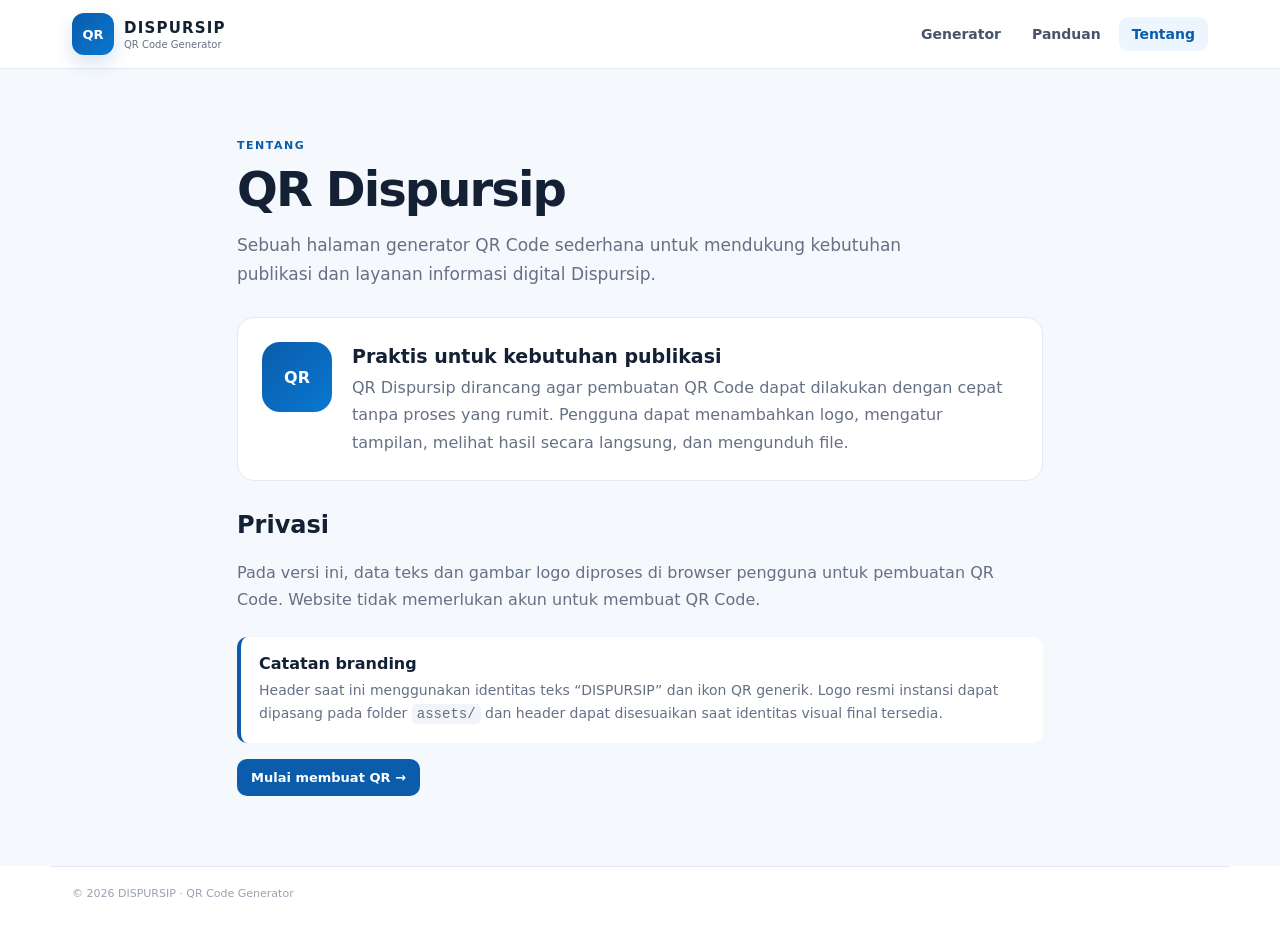
<file: about.html>
<!DOCTYPE html>
<html lang="id"><head><meta charset="UTF-8"><meta name="viewport" content="width=device-width,initial-scale=1"><meta name="description" content="Tentang QR Dispursip."><title>Tentang — QR Dispursip</title><link rel="icon" href="assets/favicon.svg"><link rel="stylesheet" href="assets/style.css"></head>
<body><header class="site-header"><div class="nav-wrap"><a class="brand" href="index.html"><span class="brand-icon">QR</span><span><strong>DISPURSIP</strong><small>QR Code Generator</small></span></a><nav><a href="index.html">Generator</a><a href="panduan.html">Panduan</a><a class="active" href="about.html">Tentang</a></nav></div></header>
<main class="page"><div class="container narrow"><span class="eyebrow">TENTANG</span><h1>QR Dispursip</h1><p class="lead">Sebuah halaman generator QR Code sederhana untuk mendukung kebutuhan publikasi dan layanan informasi digital Dispursip.</p>
<div class="about-card"><div class="about-logo">QR</div><div><h2>Praktis untuk kebutuhan publikasi</h2><p>QR Dispursip dirancang agar pembuatan QR Code dapat dilakukan dengan cepat tanpa proses yang rumit. Pengguna dapat menambahkan logo, mengatur tampilan, melihat hasil secara langsung, dan mengunduh file.</p></div></div>
<h2 class="subhead">Privasi</h2><p>Pada versi ini, data teks dan gambar logo diproses di browser pengguna untuk pembuatan QR Code. Website tidak memerlukan akun untuk membuat QR Code.</p>
<div class="callout"><strong>Catatan branding</strong><p>Header saat ini menggunakan identitas teks “DISPURSIP” dan ikon QR generik. Logo resmi instansi dapat dipasang pada folder <code>assets/</code> dan header dapat disesuaikan saat identitas visual final tersedia.</p></div>
<a class="btn btn-primary" href="index.html">Mulai membuat QR →</a></div></main>
<footer><div class="container footer-inner"><span>© 2026 DISPURSIP · QR Code Generator</span></div></footer></body></html>
</file>
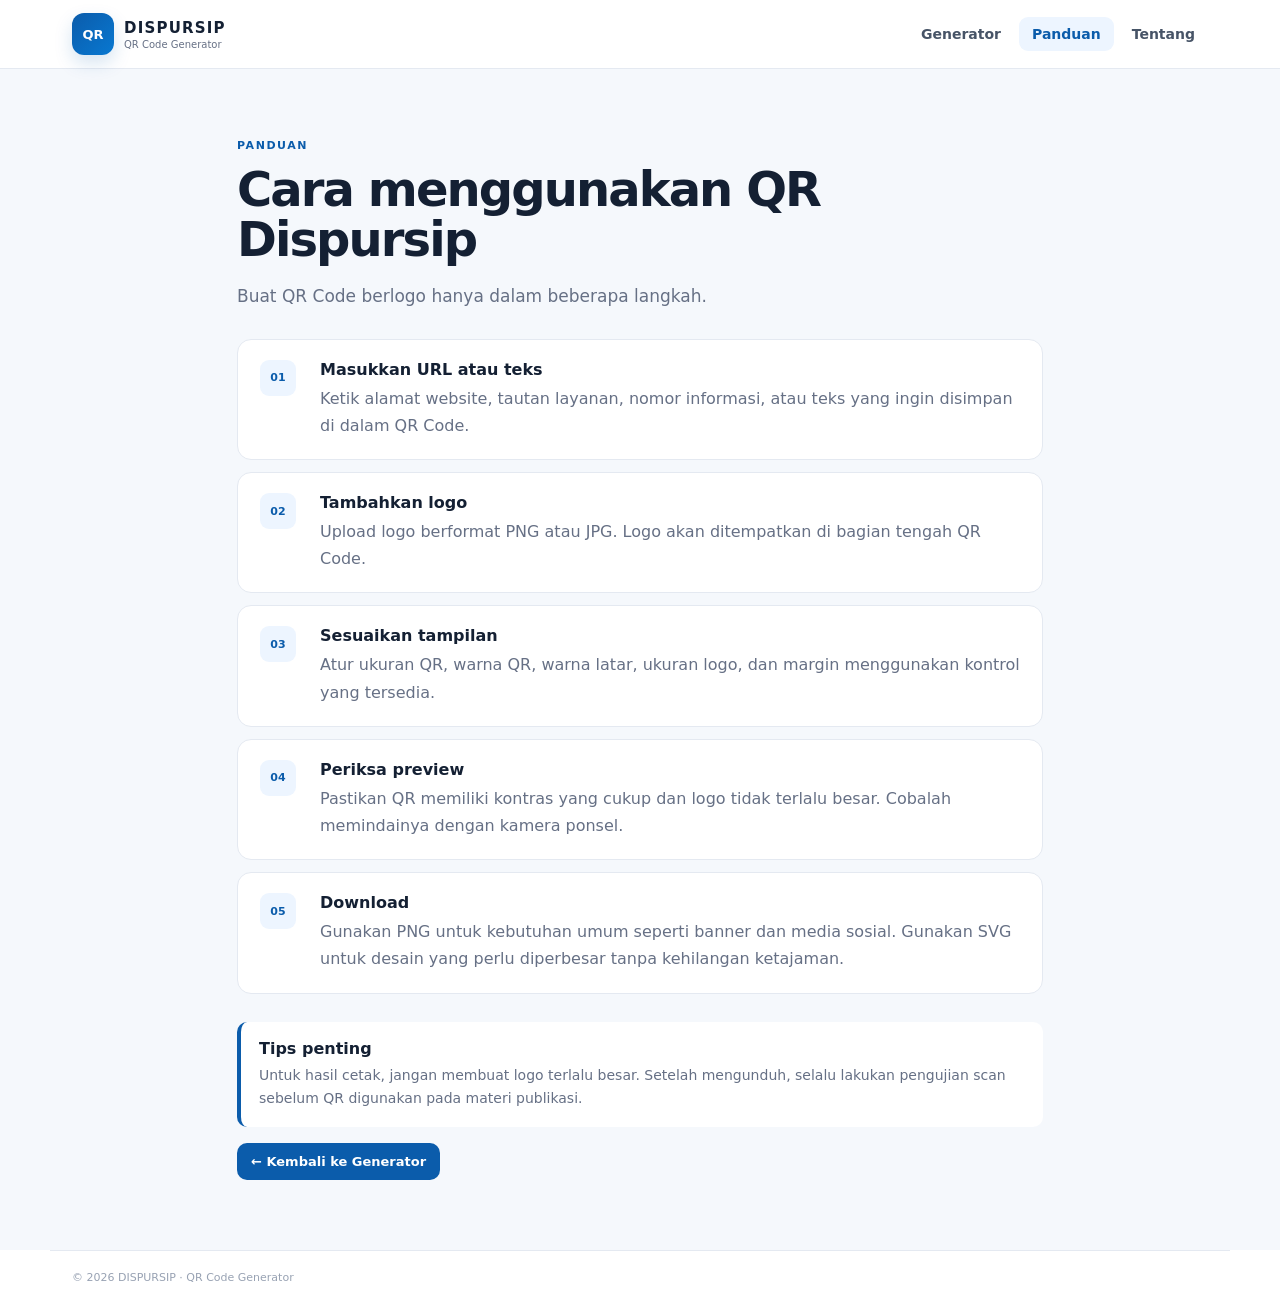
<file: panduan.html>
<!DOCTYPE html>
<html lang="id"><head><meta charset="UTF-8"><meta name="viewport" content="width=device-width,initial-scale=1"><meta name="description" content="Panduan menggunakan QR Dispursip."><title>Panduan — QR Dispursip</title><link rel="icon" href="assets/favicon.svg"><link rel="stylesheet" href="assets/style.css"></head>
<body><header class="site-header"><div class="nav-wrap"><a class="brand" href="index.html"><span class="brand-icon">QR</span><span><strong>DISPURSIP</strong><small>QR Code Generator</small></span></a><nav><a href="index.html">Generator</a><a class="active" href="panduan.html">Panduan</a><a href="about.html">Tentang</a></nav></div></header>
<main class="page"><div class="container narrow"><span class="eyebrow">PANDUAN</span><h1>Cara menggunakan QR Dispursip</h1><p class="lead">Buat QR Code berlogo hanya dalam beberapa langkah.</p>
<div class="guide-list">
<article><span>01</span><h2>Masukkan URL atau teks</h2><p>Ketik alamat website, tautan layanan, nomor informasi, atau teks yang ingin disimpan di dalam QR Code.</p></article>
<article><span>02</span><h2>Tambahkan logo</h2><p>Upload logo berformat PNG atau JPG. Logo akan ditempatkan di bagian tengah QR Code.</p></article>
<article><span>03</span><h2>Sesuaikan tampilan</h2><p>Atur ukuran QR, warna QR, warna latar, ukuran logo, dan margin menggunakan kontrol yang tersedia.</p></article>
<article><span>04</span><h2>Periksa preview</h2><p>Pastikan QR memiliki kontras yang cukup dan logo tidak terlalu besar. Cobalah memindainya dengan kamera ponsel.</p></article>
<article><span>05</span><h2>Download</h2><p>Gunakan PNG untuk kebutuhan umum seperti banner dan media sosial. Gunakan SVG untuk desain yang perlu diperbesar tanpa kehilangan ketajaman.</p></article>
</div>
<div class="callout"><strong>Tips penting</strong><p>Untuk hasil cetak, jangan membuat logo terlalu besar. Setelah mengunduh, selalu lakukan pengujian scan sebelum QR digunakan pada materi publikasi.</p></div>
<a class="btn btn-primary" href="index.html">← Kembali ke Generator</a></div></main>
<footer><div class="container footer-inner"><span>© 2026 DISPURSIP · QR Code Generator</span></div></footer></body></html>
</file>
<file: assets/style.css>
:root{--primary:#0b5cab;--primary2:#0878d1;--ink:#142033;--muted:#667085;--bg:#f5f8fc;--card:#fff;--line:#e4e9f1;--soft:#edf5ff;--green:#149447}*{box-sizing:border-box}html{scroll-behavior:smooth}body{margin:0;background:var(--bg);color:var(--ink);font-family:Inter,ui-sans-serif,system-ui,-apple-system,"Segoe UI",sans-serif}a{text-decoration:none;color:inherit}.container{max-width:1180px;margin:auto;padding:0 22px}.site-header{background:#fff;border-bottom:1px solid var(--line);position:sticky;top:0;z-index:20}.nav-wrap{max-width:1180px;margin:auto;padding:13px 22px;display:flex;align-items:center;justify-content:space-between}.brand{display:flex;gap:10px;align-items:center}.brand-icon{width:42px;height:42px;border-radius:12px;background:linear-gradient(135deg,var(--primary),var(--primary2));color:#fff;display:grid;place-items:center;font-weight:900;font-size:13px;box-shadow:0 8px 18px #0b5cab2b}.brand strong{display:block;font-size:15px;letter-spacing:.08em}.brand small{display:block;color:var(--muted);font-size:10px;margin-top:2px}nav{display:flex;gap:5px}nav a{padding:9px 13px;border-radius:9px;color:#475467;font-size:14px;font-weight:700}nav a:hover,nav a.active{background:var(--soft);color:var(--primary)}.hero{background:linear-gradient(135deg,#f7fbff,#edf5ff);border-bottom:1px solid var(--line);padding:58px 0 48px}.hero-grid{display:grid;grid-template-columns:1.25fr .75fr;align-items:center;gap:40px}.eyebrow{display:inline-block;color:var(--primary);font-weight:900;font-size:11px;letter-spacing:.14em;margin-bottom:12px}.hero h1,.page h1{font-size:clamp(34px,5vw,56px);line-height:1.05;margin:0 0 17px;letter-spacing:-.04em}.hero h1 span{color:var(--primary)}.hero p,.lead{color:var(--muted);font-size:17px;line-height:1.7;max-width:680px}.hero-pills{display:flex;gap:8px;flex-wrap:wrap;margin-top:22px}.hero-pills span{background:#fff;border:1px solid var(--line);padding:8px 11px;border-radius:999px;color:#475467;font-size:12px;font-weight:700}.hero-art{min-height:250px;position:relative;display:grid;place-items:center}.hero-qr{width:190px;height:190px;border-radius:22px;background:#fff;border:14px solid #142033;display:grid;place-items:center;font-size:105px;line-height:1;box-shadow:0 25px 50px #0b5cab18;transform:rotate(5deg)}.floating-card{position:absolute;right:0;bottom:10px;background:#fff;border:1px solid var(--line);padding:13px 16px;border-radius:13px;box-shadow:0 15px 35px #10182812;font-weight:800;font-size:12px}.floating-card small{font-weight:500;color:var(--muted)}.workspace{display:grid;grid-template-columns:1.08fr .92fr;gap:22px;margin-top:26px;margin-bottom:26px}.panel{background:var(--card);border:1px solid var(--line);border-radius:20px;padding:23px;box-shadow:0 10px 35px #10182808}.panel-heading,.preview-head{display:flex;align-items:center;justify-content:space-between;margin-bottom:18px}.panel-heading>div,.preview-head>div{display:flex;align-items:center;gap:10px}.panel h2{font-size:17px;margin:0}.step{font-size:11px;font-weight:900;color:var(--primary);background:var(--soft);padding:6px 8px;border-radius:7px}.settings>label:not(.upload-box){display:block;font-size:13px;font-weight:800;margin-bottom:7px}input[type=text]{width:100%;padding:12px 13px;border:1px solid #d5dce7;border-radius:10px;font-size:14px;outline:0}input[type=text]:focus{border-color:var(--primary);box-shadow:0 0 0 3px #0b5cab12}.section-divider{height:1px;background:var(--line);margin:23px 0}.upload-box{border:1.5px dashed #b9c7da;border-radius:12px;min-height:105px;display:flex;flex-direction:column;align-items:center;justify-content:center;cursor:pointer;background:#fbfcfe}.upload-box:hover{border-color:var(--primary);background:#f6faff}.upload-icon{width:31px;height:31px;border-radius:9px;background:var(--soft);color:var(--primary);display:grid;place-items:center;font-weight:900;margin-bottom:6px}.upload-box strong{font-size:13px}.upload-box span{font-size:11px;color:var(--muted);margin-top:3px}.logo-preview{display:flex;align-items:center;gap:10px;margin-top:9px;background:#f7f9fc;border-radius:9px;padding:8px;font-size:12px}.logo-preview img{width:38px;height:38px;object-fit:contain;background:#fff;border:1px solid var(--line);border-radius:6px}.logo-preview span{flex:1;white-space:nowrap;overflow:hidden;text-overflow:ellipsis}.hidden{display:none!important}.icon-btn{border:0;background:#feecec;color:#c62b2b;width:28px;height:28px;border-radius:7px;font-size:19px;cursor:pointer}.control-grid{display:grid;grid-template-columns:1fr 1fr;gap:17px}.control label{display:flex;justify-content:space-between;font-size:12px;font-weight:800;margin-bottom:8px}.control label b{color:var(--primary);font-weight:800}.control input[type=range]{width:100%;accent-color:var(--primary)}.color-control{display:flex;align-items:center;gap:9px}.color-control input{width:42px;height:32px;border:1px solid var(--line);padding:2px;border-radius:7px;background:#fff}.color-control code{font-size:11px;color:var(--muted)}.actions{display:flex;gap:8px;flex-wrap:wrap;margin-top:23px}.btn{border:0;border-radius:10px;padding:11px 14px;font-size:13px;font-weight:850;cursor:pointer}.btn-primary{background:var(--primary);color:#fff}.btn-primary:hover{background:#084d91}.btn-outline{background:#fff;border:1px solid #cdd6e2;color:#344054}.btn-ghost{background:#eef2f6;color:#475467}.preview-head h2{margin:0;font-size:17px}.live{font-size:10px;font-weight:900;color:var(--green);display:flex;align-items:center;gap:5px}.live i{width:6px;height:6px;border-radius:50%;background:var(--green)}.qr-stage{min-height:440px;border-radius:14px;border:1px solid #e9edf2;display:grid;place-items:center;padding:24px;background:#fafbfc}.qr-stage canvas,.qr-stage svg{max-width:100%;height:auto}.scan-note{margin-top:12px;background:#f4fbf7;border:1px solid #d8f0e1;border-radius:10px;padding:10px;text-align:left;font-size:11px}.scan-note strong{display:block;color:var(--green);margin-bottom:2px}.scan-note span{color:var(--muted)}.info-strip{background:#fff;border:1px solid var(--line);border-radius:15px;padding:17px 20px;margin-bottom:30px;display:flex;align-items:center;justify-content:space-between;gap:20px}.info-strip strong{display:block;font-size:13px}.info-strip span{color:var(--muted);font-size:12px}.info-strip a{color:var(--primary);font-weight:800;font-size:12px;white-space:nowrap}.page{padding:65px 0 80px}.narrow{max-width:850px}.page h1{font-size:48px}.guide-list{display:grid;gap:12px;margin:28px 0}.guide-list article{background:#fff;border:1px solid var(--line);border-radius:14px;padding:20px 22px;display:grid;grid-template-columns:45px 1fr;column-gap:15px}.guide-list article>span{grid-row:1/3;width:36px;height:36px;border-radius:9px;background:var(--soft);color:var(--primary);display:grid;place-items:center;font-weight:900;font-size:11px}.guide-list h2{font-size:16px;margin:0 0 6px}.guide-list p,.about-card p,.page>div>p{color:var(--muted);line-height:1.7;margin:0}.callout{background:#fff;border-left:4px solid var(--primary);border-radius:10px;padding:17px 18px;margin:24px 0}.callout p{color:var(--muted);line-height:1.65;margin:6px 0 0;font-size:14px}.about-card{display:flex;gap:20px;background:#fff;border:1px solid var(--line);border-radius:17px;padding:24px;margin:28px 0}.about-logo{flex:none;width:70px;height:70px;border-radius:18px;background:linear-gradient(135deg,var(--primary),var(--primary2));color:#fff;display:grid;place-items:center;font-weight:900}.about-card h2{margin:3px 0 7px;font-size:19px}.subhead{margin-top:30px}.page code{background:#f1f4f8;padding:2px 5px;border-radius:5px}.footer-inner{display:flex;justify-content:space-between;padding-top:20px;padding-bottom:28px;color:#98a2b3;font-size:11px;border-top:1px solid var(--line)}footer{background:#fff}@media(max-width:850px){nav a{padding:8px 7px;font-size:12px}.hero-grid,.workspace{grid-template-columns:1fr}.hero{padding:42px 0}.hero-art{min-height:220px}.preview-panel{order:-1}.control-grid{grid-template-columns:1fr}.info-strip{align-items:flex-start;flex-direction:column}.page h1{font-size:38px}}@media(max-width:520px){.nav-wrap{padding:10px 14px}.brand-icon{width:37px;height:37px}.brand strong{font-size:13px}nav a{padding:7px 6px}.container{padding:0 15px}.panel{padding:17px}.qr-stage{min-height:330px}.hero h1{font-size:35px}.floating-card{right:5px}.about-card{flex-direction:column}}
</file>
